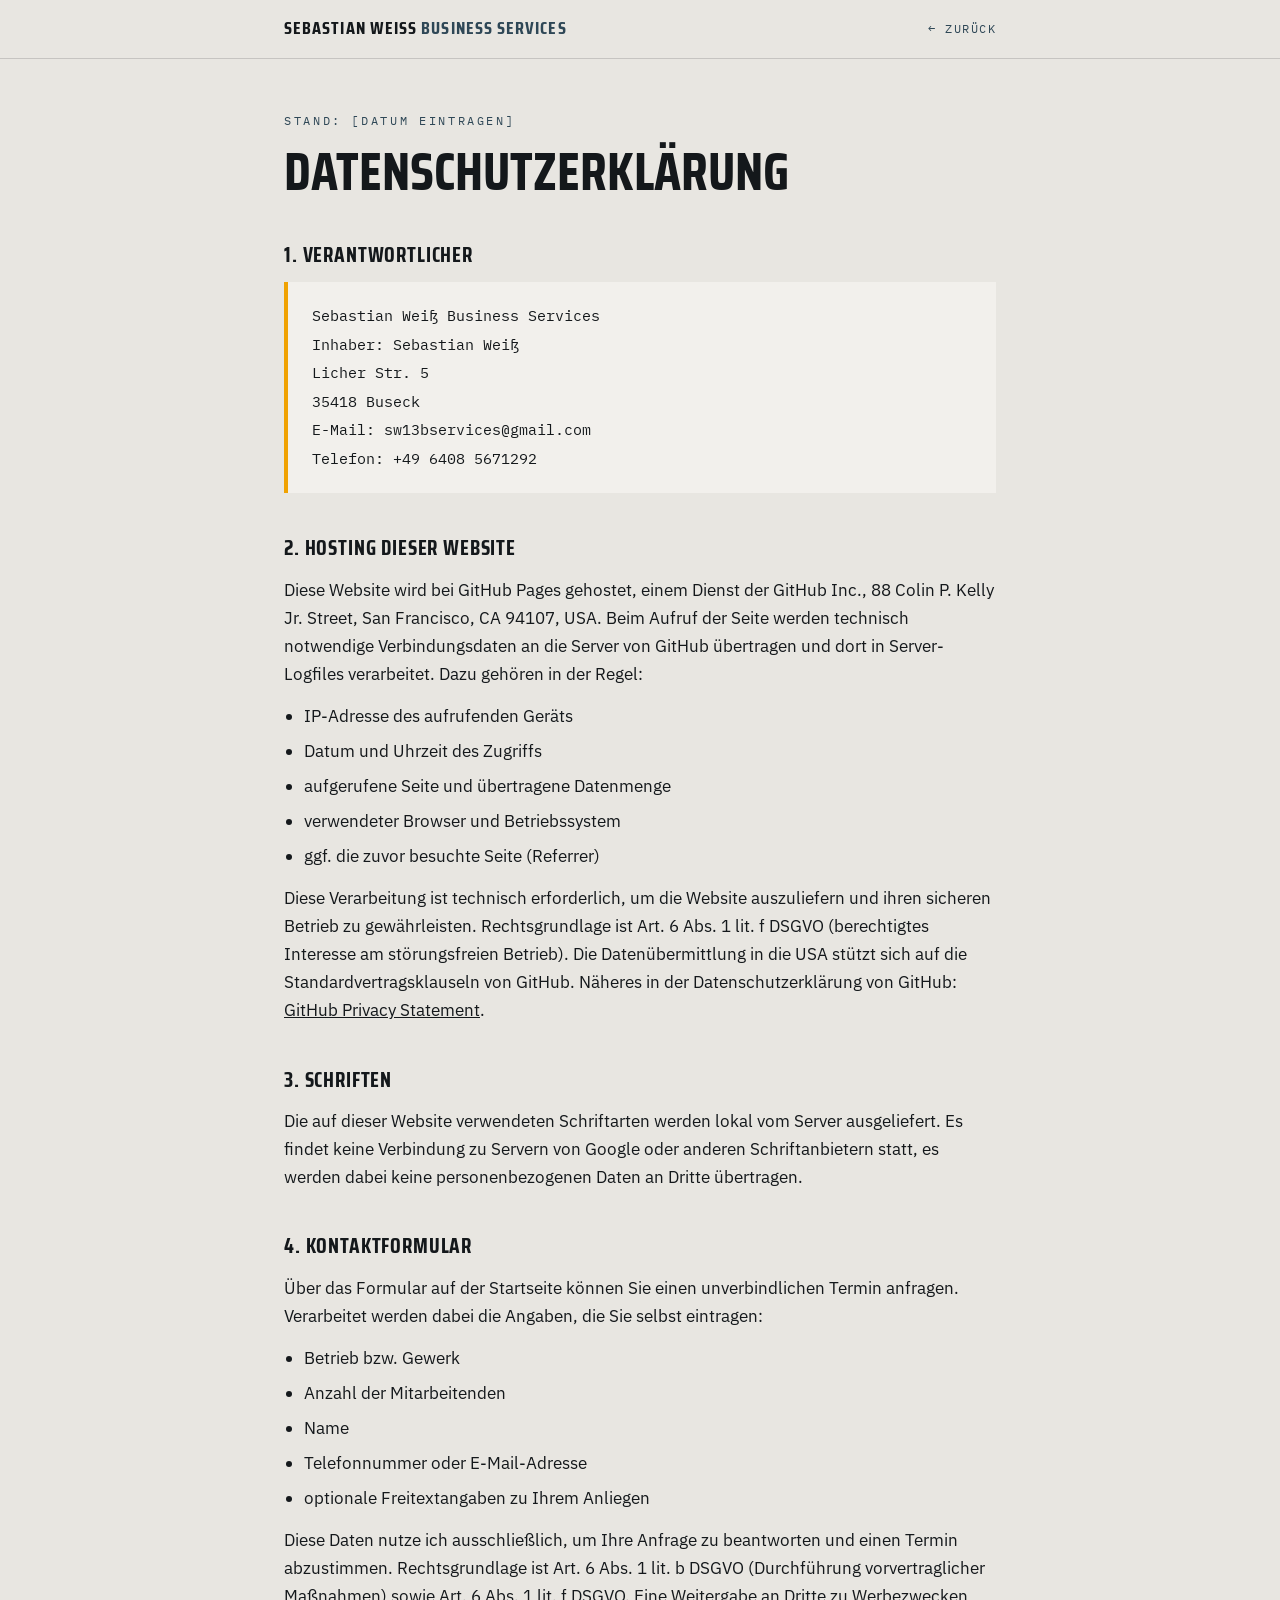
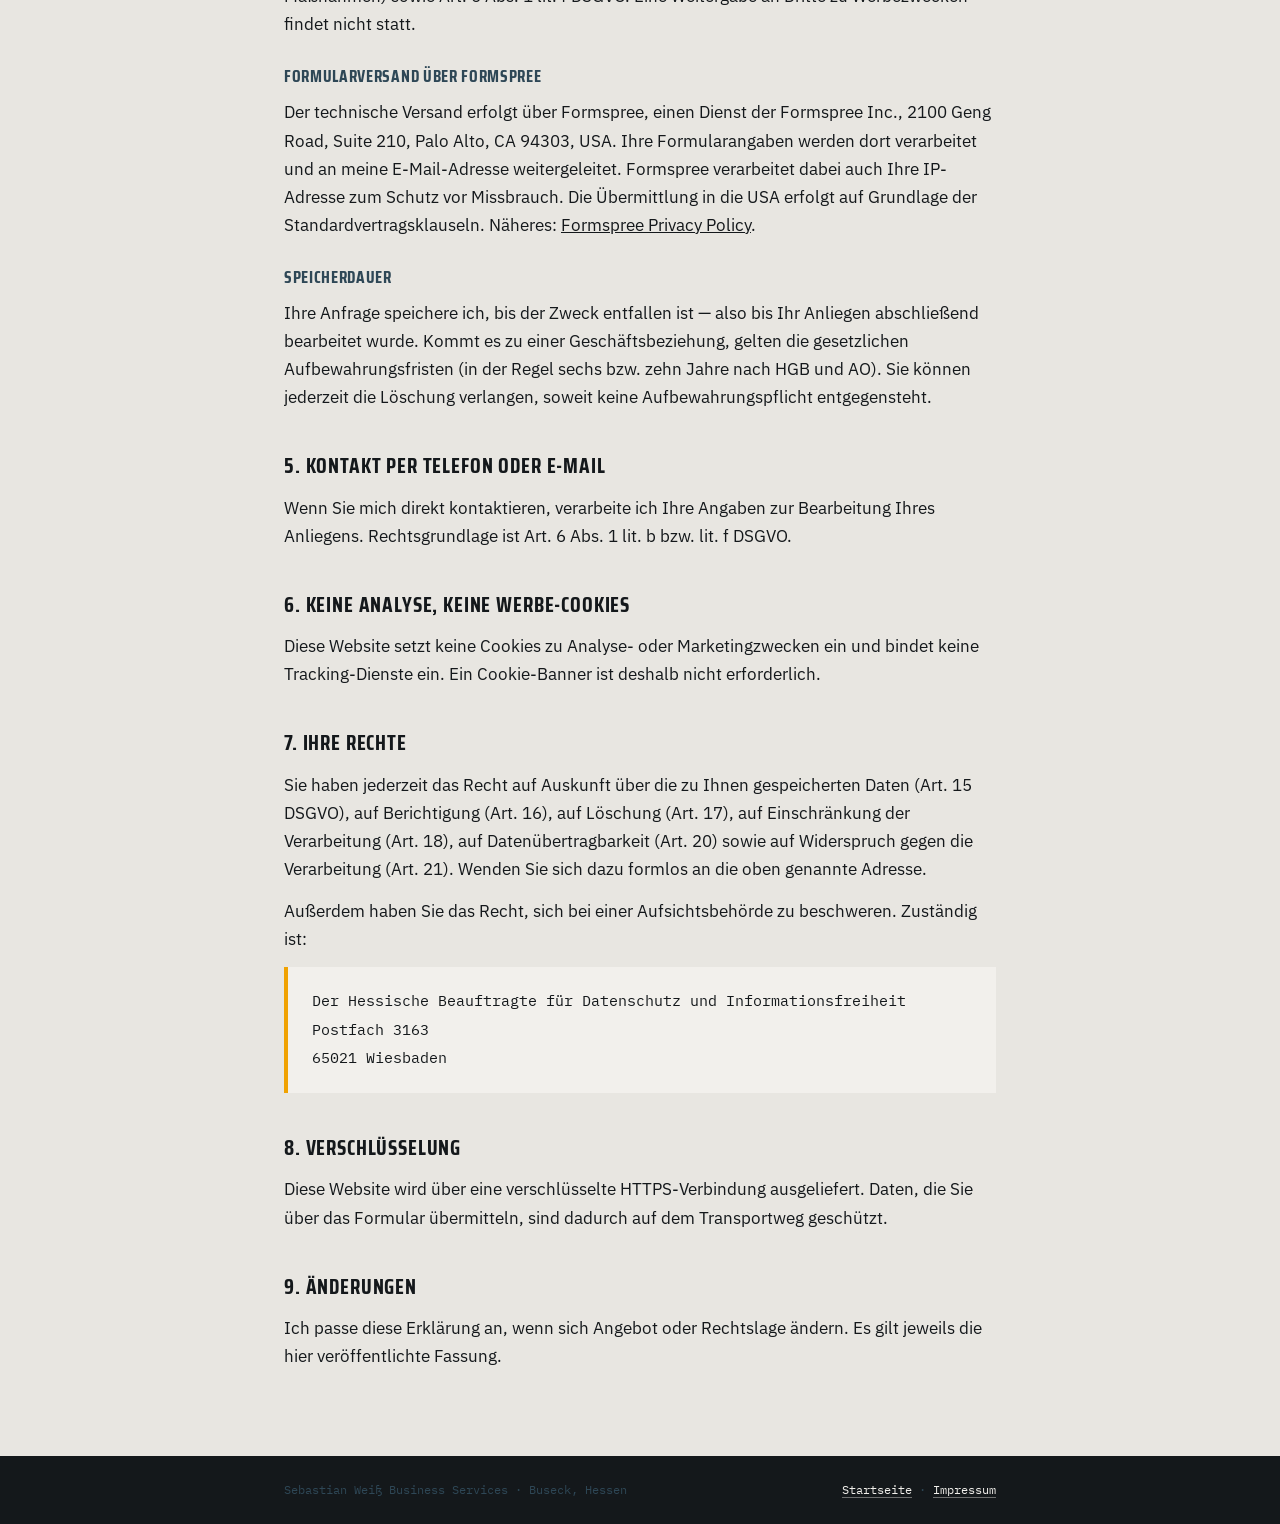
<file: datenschutz.html>
<!DOCTYPE html>
<html lang="de">
<head>
<meta charset="UTF-8">
<meta name="viewport" content="width=device-width, initial-scale=1">
<title>Datenschutz | Sebastian Weiß Business Services</title>
<style>
  @font-face{font-family:"Saira Condensed";font-style:normal;font-weight:600 700;font-display:swap;src:url("fonts/SairaCondensed-Bold.ttf") format("truetype")}
  @font-face{font-family:"IBM Plex Sans";font-style:normal;font-weight:400;font-display:swap;src:url("fonts/IBMPlexSans-Regular.ttf") format("truetype")}
  @font-face{font-family:"IBM Plex Sans";font-style:normal;font-weight:500 600;font-display:swap;src:url("fonts/IBMPlexSans-SemiBold.ttf") format("truetype")}
  @font-face{font-family:"IBM Plex Mono";font-style:normal;font-weight:400 500;font-display:swap;src:url("fonts/IBMPlexMono-Regular.ttf") format("truetype")}
  :root{--ink:#14181b;--steel:#2e4756;--paper:#e8e6e1;--paper-2:#f2f0ec;--amber:#f0a202;--line:rgba(20,24,27,.16)}
  *{box-sizing:border-box}
  body{margin:0;background:var(--paper);color:var(--ink);font-family:"IBM Plex Sans",system-ui,sans-serif;font-size:17px;line-height:1.65}
  .wrap{max-width:760px;margin:0 auto;padding:0 24px}
  h1{font-family:"Saira Condensed",sans-serif;font-weight:700;text-transform:uppercase;font-size:clamp(34px,6vw,54px);line-height:1.02;margin:0 0 8px}
  h2{font-family:"Saira Condensed",sans-serif;font-weight:600;text-transform:uppercase;letter-spacing:.04em;font-size:21px;margin:38px 0 10px}
  h3{font-family:"Saira Condensed",sans-serif;font-weight:600;text-transform:uppercase;letter-spacing:.04em;font-size:17px;margin:24px 0 8px;color:var(--steel)}
  p{margin:0 0 14px}
  ul{margin:0 0 14px;padding-left:20px}
  li{margin-bottom:7px}
  a{color:var(--ink)}
  .top{border-bottom:1px solid var(--line);background:var(--paper)}
  .top .wrap{display:flex;justify-content:space-between;align-items:center;gap:16px;padding:14px 24px}
  .mark{font-family:"Saira Condensed",sans-serif;font-weight:700;text-transform:uppercase;letter-spacing:.06em;font-size:18px}
  .mark span{color:var(--steel);font-weight:600}
  .zurueck{font-family:"IBM Plex Mono",monospace;font-size:12px;letter-spacing:.12em;text-transform:uppercase;color:var(--steel);text-decoration:none}
  .zurueck:hover{color:var(--ink)}
  main{padding:52px 0 72px}
  .eyebrow{font-family:"IBM Plex Mono",monospace;font-size:12px;letter-spacing:.22em;text-transform:uppercase;color:var(--steel);margin:0 0 14px}
  .block{font-family:"IBM Plex Mono",monospace;font-size:15px;line-height:1.9;background:var(--paper-2);border-left:4px solid var(--amber);padding:20px 24px;margin:0 0 14px}
  .hinweis{border:1px dashed var(--steel);padding:18px 22px;margin-top:44px;font-size:15px;color:var(--steel)}
  footer{background:var(--ink);color:var(--steel);font-family:"IBM Plex Mono",monospace;font-size:12px;padding:24px 0}
  footer .wrap{display:flex;justify-content:space-between;flex-wrap:wrap;gap:12px}
  footer a{color:var(--paper-2);text-decoration:none;border-bottom:1px solid rgba(242,240,236,.4)}
  footer a:hover{color:var(--amber);border-color:var(--amber)}
</style>
</head>
<body>

<header class="top">
  <div class="wrap">
    <div class="mark">Sebastian Weiß <span>Business Services</span></div>
    <a class="zurueck" href="index.html">← Zurück</a>
  </div>
</header>

<main>
  <div class="wrap">
    <p class="eyebrow">Stand: [Datum eintragen]</p>
    <h1>Datenschutz&shy;erklärung</h1>

    <h2>1. Verantwortlicher</h2>
    <div class="block">
      Sebastian Weiß Business Services<br>
      Inhaber: Sebastian Weiß<br>
      Licher Str. 5<br>
      35418 Buseck<br>
      E-Mail: sw13bservices@gmail.com<br>
      Telefon: +49 6408 5671292
    </div>

    <h2>2. Hosting dieser Website</h2>
    <p>Diese Website wird bei GitHub Pages gehostet, einem Dienst der GitHub Inc., 88 Colin P. Kelly Jr. Street, San Francisco, CA 94107, USA. Beim Aufruf der Seite werden technisch notwendige Verbindungsdaten an die Server von GitHub übertragen und dort in Server-Logfiles verarbeitet. Dazu gehören in der Regel:</p>
    <ul>
      <li>IP-Adresse des aufrufenden Geräts</li>
      <li>Datum und Uhrzeit des Zugriffs</li>
      <li>aufgerufene Seite und übertragene Datenmenge</li>
      <li>verwendeter Browser und Betriebssystem</li>
      <li>ggf. die zuvor besuchte Seite (Referrer)</li>
    </ul>
    <p>Diese Verarbeitung ist technisch erforderlich, um die Website auszuliefern und ihren sicheren Betrieb zu gewährleisten. Rechtsgrundlage ist Art. 6 Abs. 1 lit. f DSGVO (berechtigtes Interesse am störungsfreien Betrieb). Die Datenübermittlung in die USA stützt sich auf die Standardvertragsklauseln von GitHub. Näheres in der Datenschutzerklärung von GitHub: <a href="https://docs.github.com/de/site-policy/privacy-policies/github-general-privacy-statement">GitHub Privacy Statement</a>.</p>

    <h2>3. Schriften</h2>
    <p>Die auf dieser Website verwendeten Schriftarten werden lokal vom Server ausgeliefert. Es findet keine Verbindung zu Servern von Google oder anderen Schriftanbietern statt, es werden dabei keine personenbezogenen Daten an Dritte übertragen.</p>

    <h2>4. Kontaktformular</h2>
    <p>Über das Formular auf der Startseite können Sie einen unverbindlichen Termin anfragen. Verarbeitet werden dabei die Angaben, die Sie selbst eintragen:</p>
    <ul>
      <li>Betrieb bzw. Gewerk</li>
      <li>Anzahl der Mitarbeitenden</li>
      <li>Name</li>
      <li>Telefonnummer oder E-Mail-Adresse</li>
      <li>optionale Freitextangaben zu Ihrem Anliegen</li>
    </ul>
    <p>Diese Daten nutze ich ausschließlich, um Ihre Anfrage zu beantworten und einen Termin abzustimmen. Rechtsgrundlage ist Art. 6 Abs. 1 lit. b DSGVO (Durchführung vorvertraglicher Maßnahmen) sowie Art. 6 Abs. 1 lit. f DSGVO. Eine Weitergabe an Dritte zu Werbezwecken findet nicht statt.</p>

    <h3>Formularversand über Formspree</h3>
    <p>Der technische Versand erfolgt über Formspree, einen Dienst der Formspree Inc., 2100 Geng Road, Suite 210, Palo Alto, CA 94303, USA. Ihre Formularangaben werden dort verarbeitet und an meine E-Mail-Adresse weitergeleitet. Formspree verarbeitet dabei auch Ihre IP-Adresse zum Schutz vor Missbrauch. Die Übermittlung in die USA erfolgt auf Grundlage der Standardvertragsklauseln. Näheres: <a href="https://formspree.io/legal/privacy-policy/">Formspree Privacy Policy</a>.</p>

    <h3>Speicherdauer</h3>
    <p>Ihre Anfrage speichere ich, bis der Zweck entfallen ist — also bis Ihr Anliegen abschließend bearbeitet wurde. Kommt es zu einer Geschäftsbeziehung, gelten die gesetzlichen Aufbewahrungsfristen (in der Regel sechs bzw. zehn Jahre nach HGB und AO). Sie können jederzeit die Löschung verlangen, soweit keine Aufbewahrungspflicht entgegensteht.</p>

    <h2>5. Kontakt per Telefon oder E-Mail</h2>
    <p>Wenn Sie mich direkt kontaktieren, verarbeite ich Ihre Angaben zur Bearbeitung Ihres Anliegens. Rechtsgrundlage ist Art. 6 Abs. 1 lit. b bzw. lit. f DSGVO.</p>

    <h2>6. Keine Analyse, keine Werbe-Cookies</h2>
    <p>Diese Website setzt keine Cookies zu Analyse- oder Marketingzwecken ein und bindet keine Tracking-Dienste ein. Ein Cookie-Banner ist deshalb nicht erforderlich.</p>

    <h2>7. Ihre Rechte</h2>
    <p>Sie haben jederzeit das Recht auf Auskunft über die zu Ihnen gespeicherten Daten (Art. 15 DSGVO), auf Berichtigung (Art. 16), auf Löschung (Art. 17), auf Einschränkung der Verarbeitung (Art. 18), auf Datenübertragbarkeit (Art. 20) sowie auf Widerspruch gegen die Verarbeitung (Art. 21). Wenden Sie sich dazu formlos an die oben genannte Adresse.</p>
    <p>Außerdem haben Sie das Recht, sich bei einer Aufsichtsbehörde zu beschweren. Zuständig ist:</p>
    <div class="block">
      Der Hessische Beauftragte für Datenschutz und Informationsfreiheit<br>
      Postfach 3163<br>
      65021 Wiesbaden
    </div>

    <h2>8. Verschlüsselung</h2>
    <p>Diese Website wird über eine verschlüsselte HTTPS-Verbindung ausgeliefert. Daten, die Sie über das Formular übermitteln, sind dadurch auf dem Transportweg geschützt.</p>

    <h2>9. Änderungen</h2>
    <p>Ich passe diese Erklärung an, wenn sich Angebot oder Rechtslage ändern. Es gilt jeweils die hier veröffentlichte Fassung.</p>

    
  </div>
</main>

<footer>
  <div class="wrap">
    <span>Sebastian Weiß Business Services · Buseck, Hessen</span>
    <span><a href="index.html">Startseite</a> · <a href="impressum.html">Impressum</a></span>
  </div>
</footer>

</body>
</html>
</file>
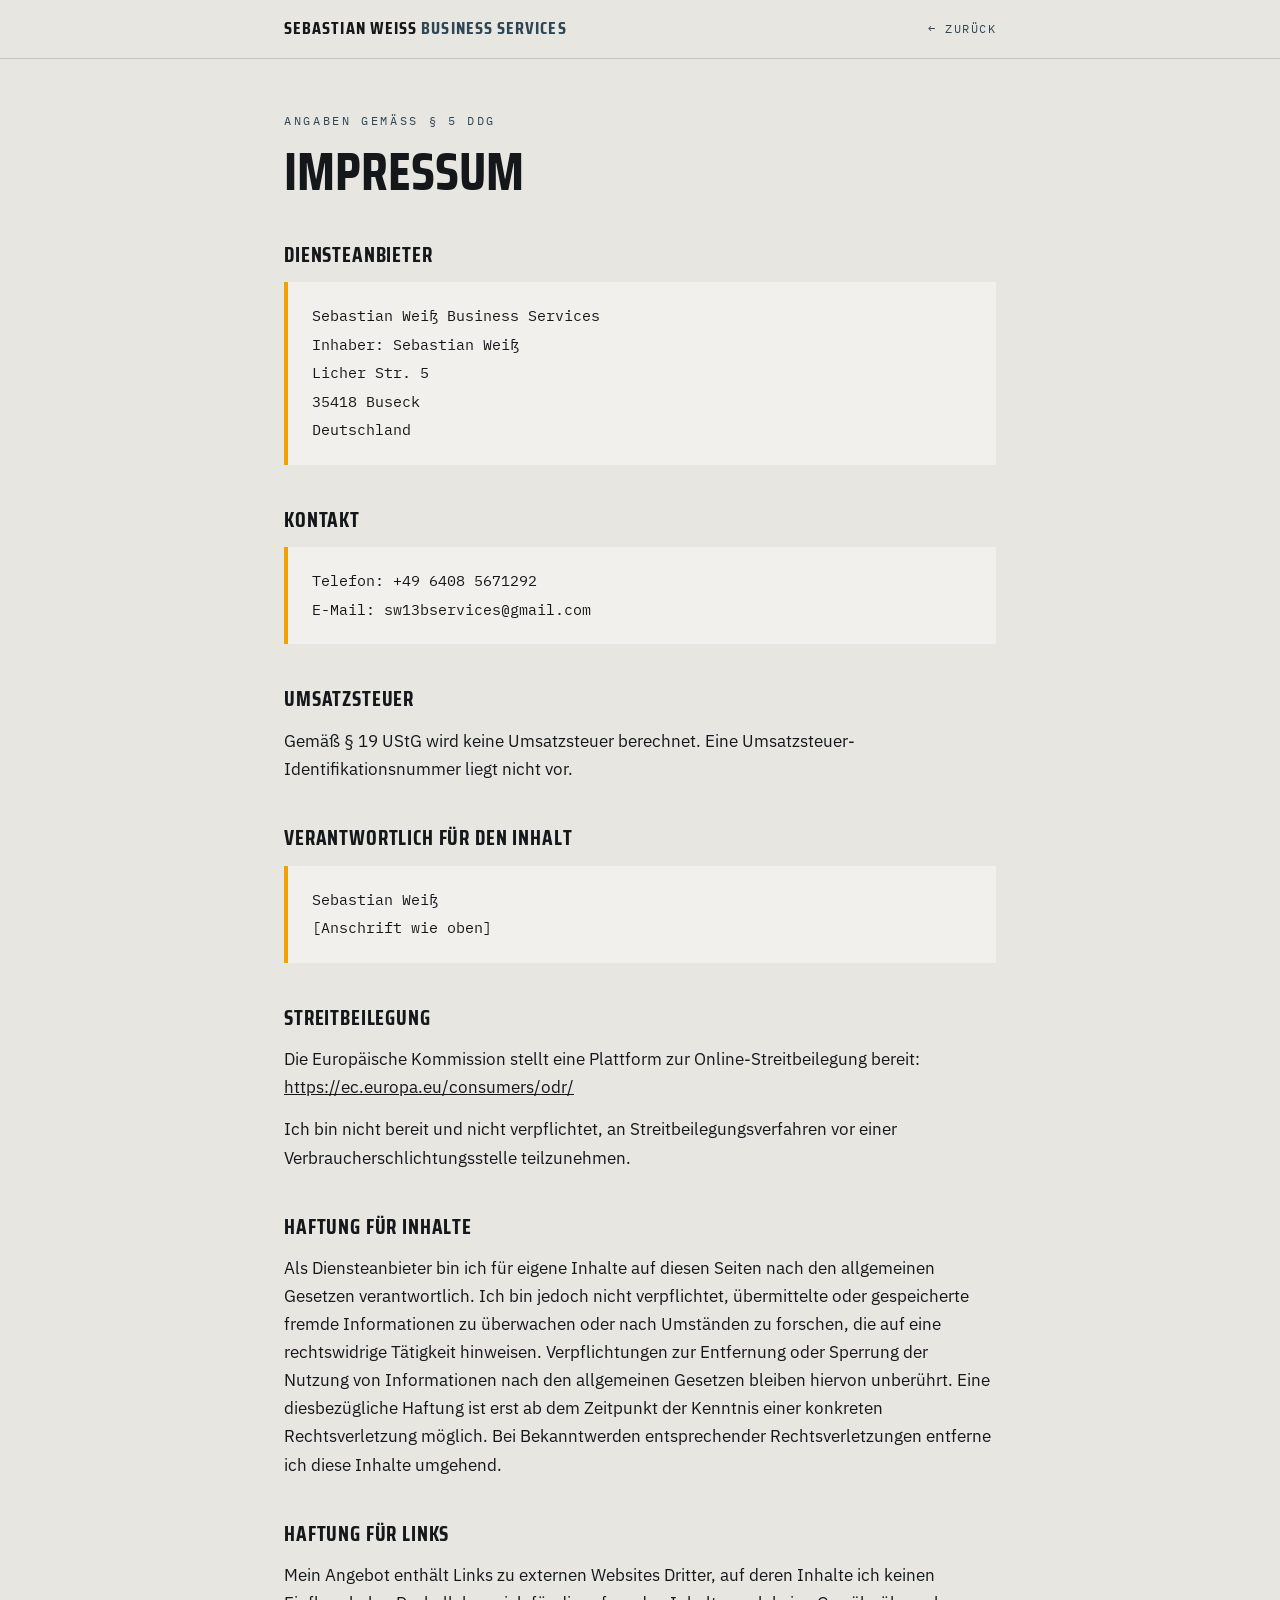
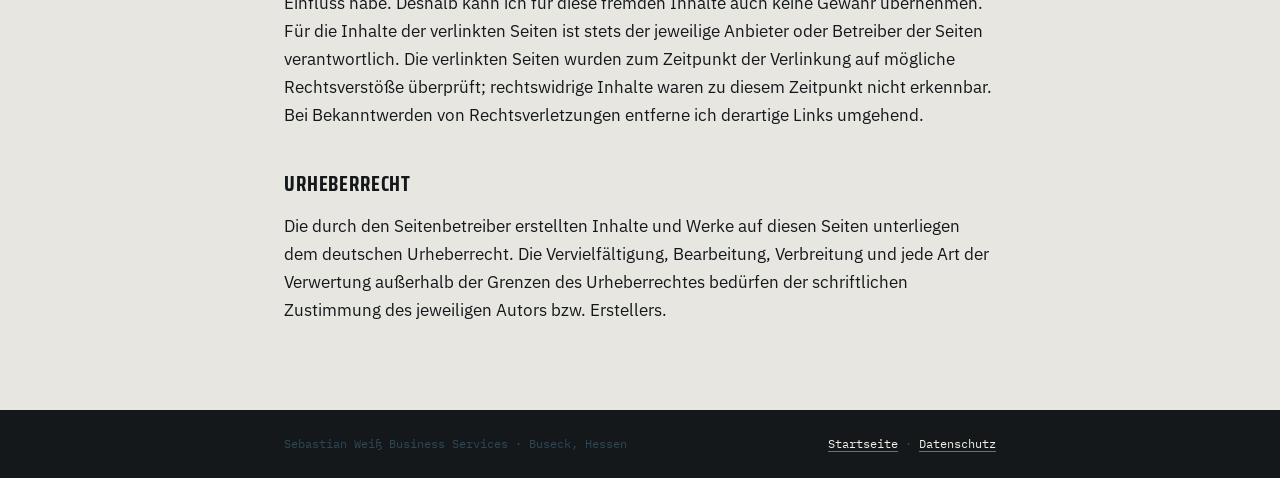
<file: impressum.html>
<!DOCTYPE html>
<html lang="de">
<head>
<meta charset="UTF-8">
<meta name="viewport" content="width=device-width, initial-scale=1">
<title>Impressum | Sebastian Weiß Business Services</title>
<style>
  @font-face{font-family:"Saira Condensed";font-style:normal;font-weight:600 700;font-display:swap;src:url("fonts/SairaCondensed-Bold.ttf") format("truetype")}
  @font-face{font-family:"IBM Plex Sans";font-style:normal;font-weight:400;font-display:swap;src:url("fonts/IBMPlexSans-Regular.ttf") format("truetype")}
  @font-face{font-family:"IBM Plex Sans";font-style:normal;font-weight:500 600;font-display:swap;src:url("fonts/IBMPlexSans-SemiBold.ttf") format("truetype")}
  @font-face{font-family:"IBM Plex Mono";font-style:normal;font-weight:400 500;font-display:swap;src:url("fonts/IBMPlexMono-Regular.ttf") format("truetype")}
  :root{--ink:#14181b;--steel:#2e4756;--paper:#e8e6e1;--paper-2:#f2f0ec;--amber:#f0a202;--line:rgba(20,24,27,.16)}
  *{box-sizing:border-box}
  body{margin:0;background:var(--paper);color:var(--ink);font-family:"IBM Plex Sans",system-ui,sans-serif;font-size:17px;line-height:1.65}
  .wrap{max-width:760px;margin:0 auto;padding:0 24px}
  h1{font-family:"Saira Condensed",sans-serif;font-weight:700;text-transform:uppercase;font-size:clamp(34px,6vw,54px);line-height:1.02;margin:0 0 8px}
  h2{font-family:"Saira Condensed",sans-serif;font-weight:600;text-transform:uppercase;letter-spacing:.04em;font-size:21px;margin:38px 0 10px}
  p{margin:0 0 14px}
  a{color:var(--ink)}
  .top{border-bottom:1px solid var(--line);background:var(--paper)}
  .top .wrap{display:flex;justify-content:space-between;align-items:center;gap:16px;padding:14px 24px}
  .mark{font-family:"Saira Condensed",sans-serif;font-weight:700;text-transform:uppercase;letter-spacing:.06em;font-size:18px}
  .mark span{color:var(--steel);font-weight:600}
  .zurueck{font-family:"IBM Plex Mono",monospace;font-size:12px;letter-spacing:.12em;text-transform:uppercase;color:var(--steel);text-decoration:none}
  .zurueck:hover{color:var(--ink)}
  main{padding:52px 0 72px}
  .eyebrow{font-family:"IBM Plex Mono",monospace;font-size:12px;letter-spacing:.22em;text-transform:uppercase;color:var(--steel);margin:0 0 14px}
  .block{font-family:"IBM Plex Mono",monospace;font-size:15px;line-height:1.9;background:var(--paper-2);border-left:4px solid var(--amber);padding:20px 24px;margin:0 0 14px}
  .hinweis{border:1px dashed var(--steel);padding:18px 22px;margin-top:44px;font-size:15px;color:var(--steel)}
  footer{background:var(--ink);color:var(--steel);font-family:"IBM Plex Mono",monospace;font-size:12px;padding:24px 0}
  footer .wrap{display:flex;justify-content:space-between;flex-wrap:wrap;gap:12px}
  footer a{color:var(--paper-2);text-decoration:none;border-bottom:1px solid rgba(242,240,236,.4)}
  footer a:hover{color:var(--amber);border-color:var(--amber)}
</style>
</head>
<body>

<header class="top">
  <div class="wrap">
    <div class="mark">Sebastian Weiß <span>Business Services</span></div>
    <a class="zurueck" href="index.html">← Zurück</a>
  </div>
</header>

<main>
  <div class="wrap">
    <p class="eyebrow">Angaben gemäß § 5 DDG</p>
    <h1>Impressum</h1>

    <h2>Diensteanbieter</h2>
    <div class="block">
      Sebastian Weiß Business Services<br>
      Inhaber: Sebastian Weiß<br>
      Licher Str. 5<br>
      35418 Buseck<br>
      Deutschland
    </div>

    <h2>Kontakt</h2>
    <div class="block">
      Telefon: +49 6408 5671292<br>
      E-Mail: sw13bservices@gmail.com
    </div>

    <h2>Umsatzsteuer</h2>
    <p>Gemäß § 19 UStG wird keine Umsatzsteuer berechnet. Eine Umsatzsteuer-Identifikationsnummer liegt nicht vor.</p>

    <h2>Verantwortlich für den Inhalt</h2>
    <div class="block">
      Sebastian Weiß<br>
      [Anschrift wie oben]
    </div>

    <h2>Streitbeilegung</h2>
    <p>Die Europäische Kommission stellt eine Plattform zur Online-Streitbeilegung bereit: <a href="https://ec.europa.eu/consumers/odr/">https://ec.europa.eu/consumers/odr/</a></p>
    <p>Ich bin nicht bereit und nicht verpflichtet, an Streitbeilegungsverfahren vor einer Verbraucherschlichtungsstelle teilzunehmen.</p>

    <h2>Haftung für Inhalte</h2>
    <p>Als Diensteanbieter bin ich für eigene Inhalte auf diesen Seiten nach den allgemeinen Gesetzen verantwortlich. Ich bin jedoch nicht verpflichtet, übermittelte oder gespeicherte fremde Informationen zu überwachen oder nach Umständen zu forschen, die auf eine rechtswidrige Tätigkeit hinweisen. Verpflichtungen zur Entfernung oder Sperrung der Nutzung von Informationen nach den allgemeinen Gesetzen bleiben hiervon unberührt. Eine diesbezügliche Haftung ist erst ab dem Zeitpunkt der Kenntnis einer konkreten Rechtsverletzung möglich. Bei Bekanntwerden entsprechender Rechtsverletzungen entferne ich diese Inhalte umgehend.</p>

    <h2>Haftung für Links</h2>
    <p>Mein Angebot enthält Links zu externen Websites Dritter, auf deren Inhalte ich keinen Einfluss habe. Deshalb kann ich für diese fremden Inhalte auch keine Gewähr übernehmen. Für die Inhalte der verlinkten Seiten ist stets der jeweilige Anbieter oder Betreiber der Seiten verantwortlich. Die verlinkten Seiten wurden zum Zeitpunkt der Verlinkung auf mögliche Rechtsverstöße überprüft; rechtswidrige Inhalte waren zu diesem Zeitpunkt nicht erkennbar. Bei Bekanntwerden von Rechtsverletzungen entferne ich derartige Links umgehend.</p>

    <h2>Urheberrecht</h2>
    <p>Die durch den Seitenbetreiber erstellten Inhalte und Werke auf diesen Seiten unterliegen dem deutschen Urheberrecht. Die Vervielfältigung, Bearbeitung, Verbreitung und jede Art der Verwertung außerhalb der Grenzen des Urheberrechtes bedürfen der schriftlichen Zustimmung des jeweiligen Autors bzw. Erstellers.</p>
  </div>
</main>

<footer>
  <div class="wrap">
    <span>Sebastian Weiß Business Services · Buseck, Hessen</span>
    <span><a href="index.html">Startseite</a> · <a href="datenschutz.html">Datenschutz</a></span>
    
  </div>
</footer>

</body>
</html>
</file>
